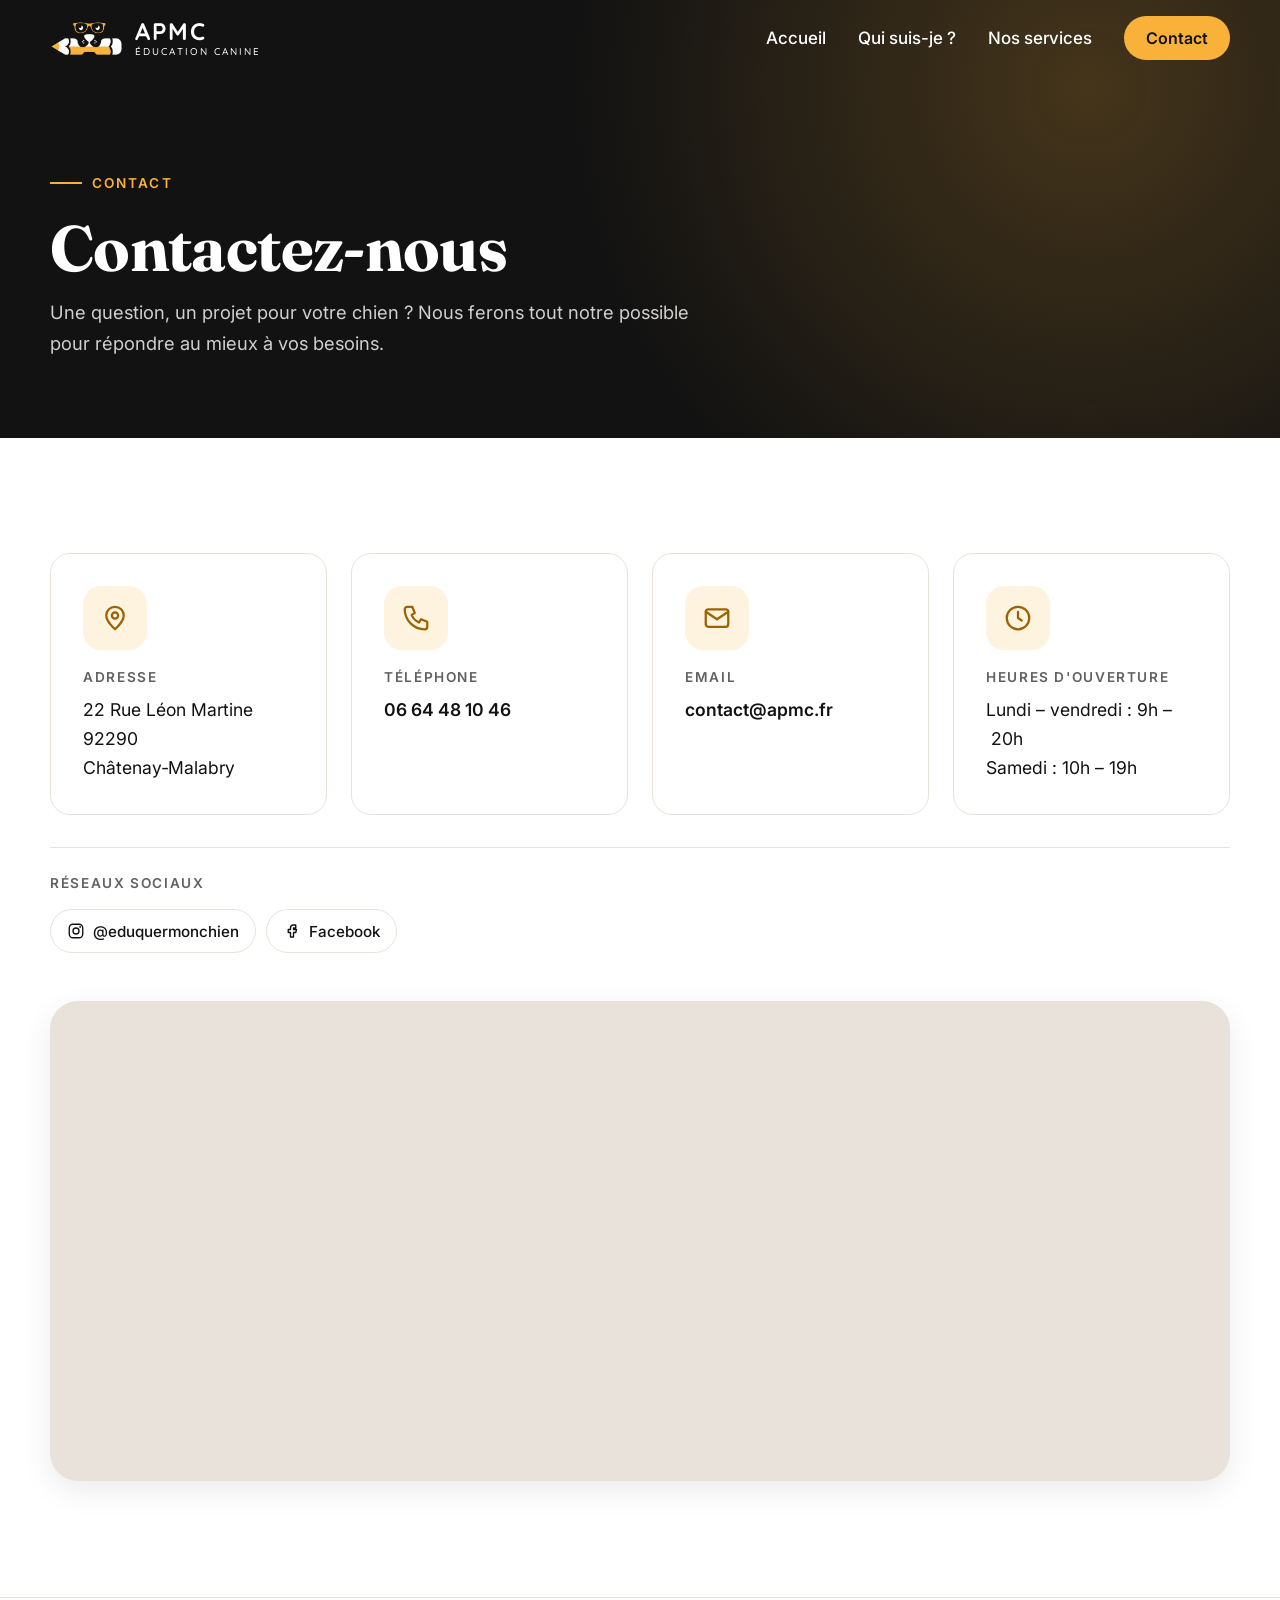
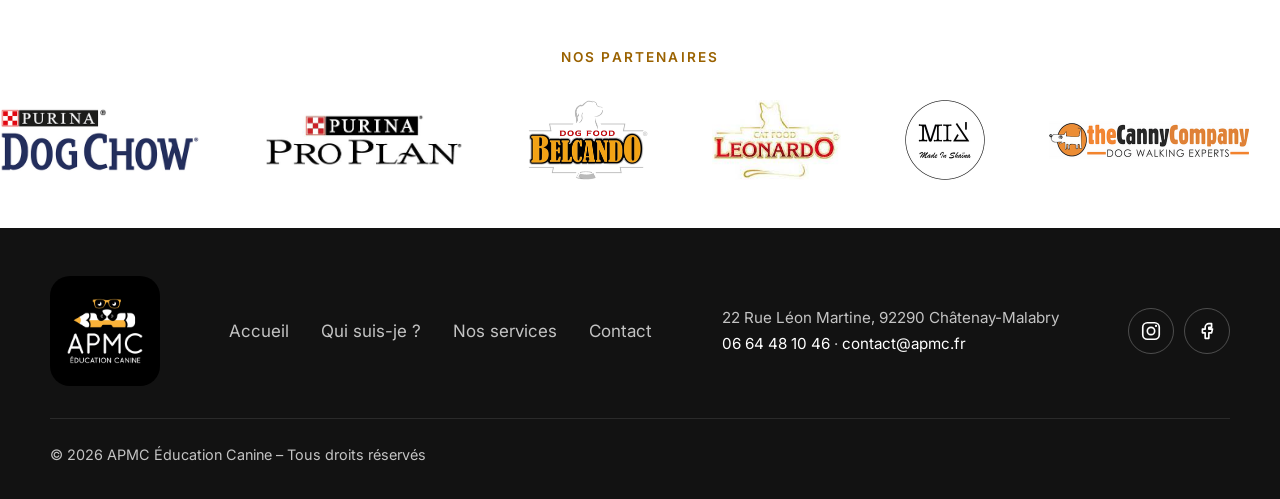
<file: contact.html>
<!DOCTYPE html>
<html lang="fr">

<head>
    <meta charset="utf-8">
    <meta name="viewport" content="width=device-width, initial-scale=1">
    <!-- Transitions de page : repère les navigateurs sans transitions natives (ex. Firefox) et l'ouverture en fichier local -->
    <script>if (!('onpagereveal' in window) || location.protocol === 'file:') document.documentElement.classList.add('no-vt');</script>
    <title>Contact – APMC Éducation Canine</title>
    <meta name="description" content="Contactez APMC Éducation Canine à Châtenay-Malabry : 06 64 48 10 46, contact@apmc.fr. Du lundi au vendredi de 9h à 20h, le samedi de 10h à 19h.">
    <meta name="theme-color" content="#121212">
    <link rel="canonical" href="https://www.apmc.fr/contact.html">

    <!-- Partage sur les réseaux sociaux -->
    <meta property="og:type" content="website">
    <meta property="og:locale" content="fr_FR">
    <meta property="og:site_name" content="APMC Éducation Canine">
    <meta property="og:title" content="Contact – APMC Éducation Canine">
    <meta property="og:description" content="Contactez APMC Éducation Canine à Châtenay-Malabry : 06 64 48 10 46, contact@apmc.fr. Du lundi au vendredi de 9h à 20h, le samedi de 10h à 19h.">
    <meta property="og:url" content="https://www.apmc.fr/contact.html">
    <meta property="og:image" content="https://www.apmc.fr/images/accueil-1.jpg">
    <meta name="twitter:card" content="summary_large_image">

    <link rel="icon" href="images/favicon.png">
    <link rel="apple-touch-icon" href="images/favicon.png">
    <link rel="preconnect" href="https://fonts.googleapis.com">
    <link rel="preconnect" href="https://fonts.gstatic.com" crossorigin>
    <link rel="stylesheet" href="https://fonts.googleapis.com/css2?family=Fraunces:ital,opsz,wght@0,9..144,600;0,9..144,700;1,9..144,600&family=Inter:wght@400;500;600;700&family=Quicksand:wght@500;700&display=swap">
    <link rel="stylesheet" href="css/site.css?v=83218ae">
    <script src="js/site.js?v=83218ae" defer></script>

    <!-- Global site tag (gtag.js) - Google Analytics -->
    <script async src="https://www.googletagmanager.com/gtag/js?id=G-6EHCMC91XN"></script>
    <script>
        window.dataLayer = window.dataLayer || [];
        function gtag(){dataLayer.push(arguments);}
        gtag('js', new Date());

        gtag('config', 'G-6EHCMC91XN');
    </script>
</head>

<body>
    <a class="skip-link" href="#contenu">Aller au contenu</a>

    <!-- En-tête -->
    <header class="site-header" data-header>
        <div class="container header-inner">
            <a href="index.html" class="brand" aria-label="APMC Éducation Canine – accueil">
                <img src="images/logo-apmc-entete.png" alt="" width="73" height="35">
                <span class="brand-text">APMC <small>Éducation Canine</small></span>
            </a>

            <button class="nav-toggle" type="button" aria-controls="menu" aria-expanded="false" data-nav-toggle>
                <span class="sr-only">Menu</span>
                <span class="nav-toggle-bar" aria-hidden="true"></span>
            </button>

            <nav class="site-nav" id="menu" aria-label="Navigation principale" data-nav>
                <ul>
                    <li><a href="index.html">Accueil</a></li>
                    <li><a href="fondateur.html">Qui suis-je ?</a></li>
                    <li><a href="nos-services.html">Nos services</a></li>
                    <li><a href="contact.html" aria-current="page" class="btn btn-primary btn-sm">Contact</a></li>
                </ul>
            </nav>
        </div>
    </header>

    <main id="contenu">
        <section class="page-hero">
            <div class="container">
                <p class="eyebrow">Contact</p>
                <h1>Contactez-nous</h1>
                <p>Une question, un projet pour votre chien ? Nous ferons tout notre possible pour répondre au mieux à vos besoins.</p>
            </div>
        </section>

        <section class="section" aria-label="Nos coordonnées">
            <div class="container">
                <div class="contact-grid">
                    <div class="contact-item reveal">
                        <span class="card-icon" aria-hidden="true"><svg viewBox="0 0 24 24"><path d="M12 21s-7-6.2-7-11a7 7 0 0 1 14 0c0 4.8-7 11-7 11z"/><circle cx="12" cy="10" r="2.5"/></svg></span>
                        <h2>Adresse</h2>
                        <address>22 Rue Léon Martine<br>92290 Châtenay&#8209;Malabry</address>
                    </div>
                    <div class="contact-item reveal">
                        <span class="card-icon" aria-hidden="true"><svg viewBox="0 0 24 24"><path d="M5 3h4l2 5-2.5 1.5a11 11 0 0 0 6 6L16 13l5 2v4a2 2 0 0 1-2 2A16 16 0 0 1 3 5a2 2 0 0 1 2-2z"/></svg></span>
                        <h2>Téléphone</h2>
                        <p><a href="tel:+33664481046">06 64 48 10 46</a></p>
                    </div>
                    <div class="contact-item reveal">
                        <span class="card-icon" aria-hidden="true"><svg viewBox="0 0 24 24"><rect x="3" y="5" width="18" height="14" rx="2"/><path d="m3 7 9 6 9-6"/></svg></span>
                        <h2>Email</h2>
                        <p><a href="mailto:contact@apmc.fr">contact@apmc.fr</a></p>
                    </div>
                    <div class="contact-item reveal">
                        <span class="card-icon" aria-hidden="true"><svg viewBox="0 0 24 24"><circle cx="12" cy="12" r="9"/><path d="M12 7v5l3 2"/></svg></span>
                        <h2>Heures d'ouverture</h2>
                        <p>Lundi – vendredi : 9h&nbsp;–&nbsp;20h<br>Samedi : 10h&nbsp;–&nbsp;19h</p>
                    </div>
                </div>

                <div class="about-social">
                    <p>Réseaux sociaux</p>
                    <ul>
                        <li><a href="https://www.instagram.com/eduquermonchien/" target="_blank" rel="noopener"><svg class="icon" viewBox="0 0 24 24" aria-hidden="true"><rect x="3" y="3" width="18" height="18" rx="5"/><circle cx="12" cy="12" r="4"/><circle class="fill" cx="17.5" cy="6.5" r="1.2"/></svg> @eduquermonchien</a></li>
                        <li><a href="https://fr-fr.facebook.com/emmanuel.lamy.9085" target="_blank" rel="noopener"><svg class="icon" viewBox="0 0 24 24" aria-hidden="true"><path d="M14 8h3V4h-3a4 4 0 0 0-4 4v2H7v4h3v6h4v-6h3l1-4h-4V8z"/></svg> Facebook</a></li>
                    </ul>
                </div>

                <div class="map">
                    <iframe src="https://www.google.com/maps?q=22+Rue+L%C3%A9on+Martine,+92290+Ch%C3%A2tenay-Malabry&amp;output=embed" title="Carte : 22 Rue Léon Martine, 92290 Châtenay-Malabry" loading="lazy" referrerpolicy="no-referrer-when-downgrade" allowfullscreen></iframe>
                </div>
            </div>
        </section>

        <!-- Partenaires -->
        <section class="partners" aria-labelledby="titre-partenaires">
            <p class="partners-title" id="titre-partenaires">Nos partenaires</p>
            <div class="partners-track" data-marquee>
                <ul>
                    <li><img src="images/partners/purina-dog-chow.png" alt="Purina Dog Chow" width="494" height="160" decoding="async"></li>
                    <li><img src="images/partners/purina-pro-plan.png" alt="Purina Pro Plan" width="449" height="122" decoding="async"></li>
                    <li><img src="images/partners/belcando.png" alt="Belcando" width="239" height="160" decoding="async"></li>
                    <li><img src="images/partners/leonardo.png" alt="Leonardo" width="211" height="130" decoding="async"></li>
                    <li><img src="images/partners/made-in-shaina.png" alt="Made In Shaïna" width="160" height="160" decoding="async"></li>
                    <li><img src="images/partners/the-canny-company.png" alt="The Canny Company" width="400" height="80" decoding="async"></li>
                </ul>
            </div>
        </section>
    </main>

    <!-- Pied de page -->
    <footer class="site-footer">
        <div class="container">
            <div class="footer-inner">
                <a href="index.html" class="brand brand-light" aria-label="APMC Éducation Canine – accueil">
                    <img src="images/logo-apmc.png" alt="" width="110" height="110" loading="lazy">
                </a>
                <nav aria-label="Liens du pied de page">
                    <ul class="footer-nav">
                        <li><a href="index.html">Accueil</a></li>
                        <li><a href="fondateur.html">Qui suis-je ?</a></li>
                        <li><a href="nos-services.html">Nos services</a></li>
                        <li><a href="contact.html">Contact</a></li>
                    </ul>
                </nav>
                <address class="footer-contact">
                    22 Rue Léon Martine, 92290 Châtenay-Malabry<br>
                    <a href="tel:+33664481046">06 64 48 10 46</a> · <a href="mailto:contact@apmc.fr">contact@apmc.fr</a>
                </address>
                <div class="footer-social">
                    <a href="https://www.instagram.com/eduquermonchien/" class="social" target="_blank" rel="noopener" aria-label="APMC Éducation Canine sur Instagram (@eduquermonchien)">
                        <svg viewBox="0 0 24 24" aria-hidden="true"><rect x="3" y="3" width="18" height="18" rx="5"/><circle cx="12" cy="12" r="4"/><circle class="fill" cx="17.5" cy="6.5" r="1.2"/></svg>
                    </a>
                    <a href="https://fr-fr.facebook.com/emmanuel.lamy.9085" class="social" target="_blank" rel="noopener" aria-label="Emmanuel Lamy sur Facebook">
                        <svg viewBox="0 0 24 24" aria-hidden="true"><path d="M14 8h3V4h-3a4 4 0 0 0-4 4v2H7v4h3v6h4v-6h3l1-4h-4V8z"/></svg>
                    </a>
                </div>
            </div>
            <div class="footer-bottom">
                <p>&copy; <span data-year>2026</span> APMC Éducation Canine – Tous droits réservés</p>
            </div>
        </div>
    </footer>
</body>

</html>
</file>
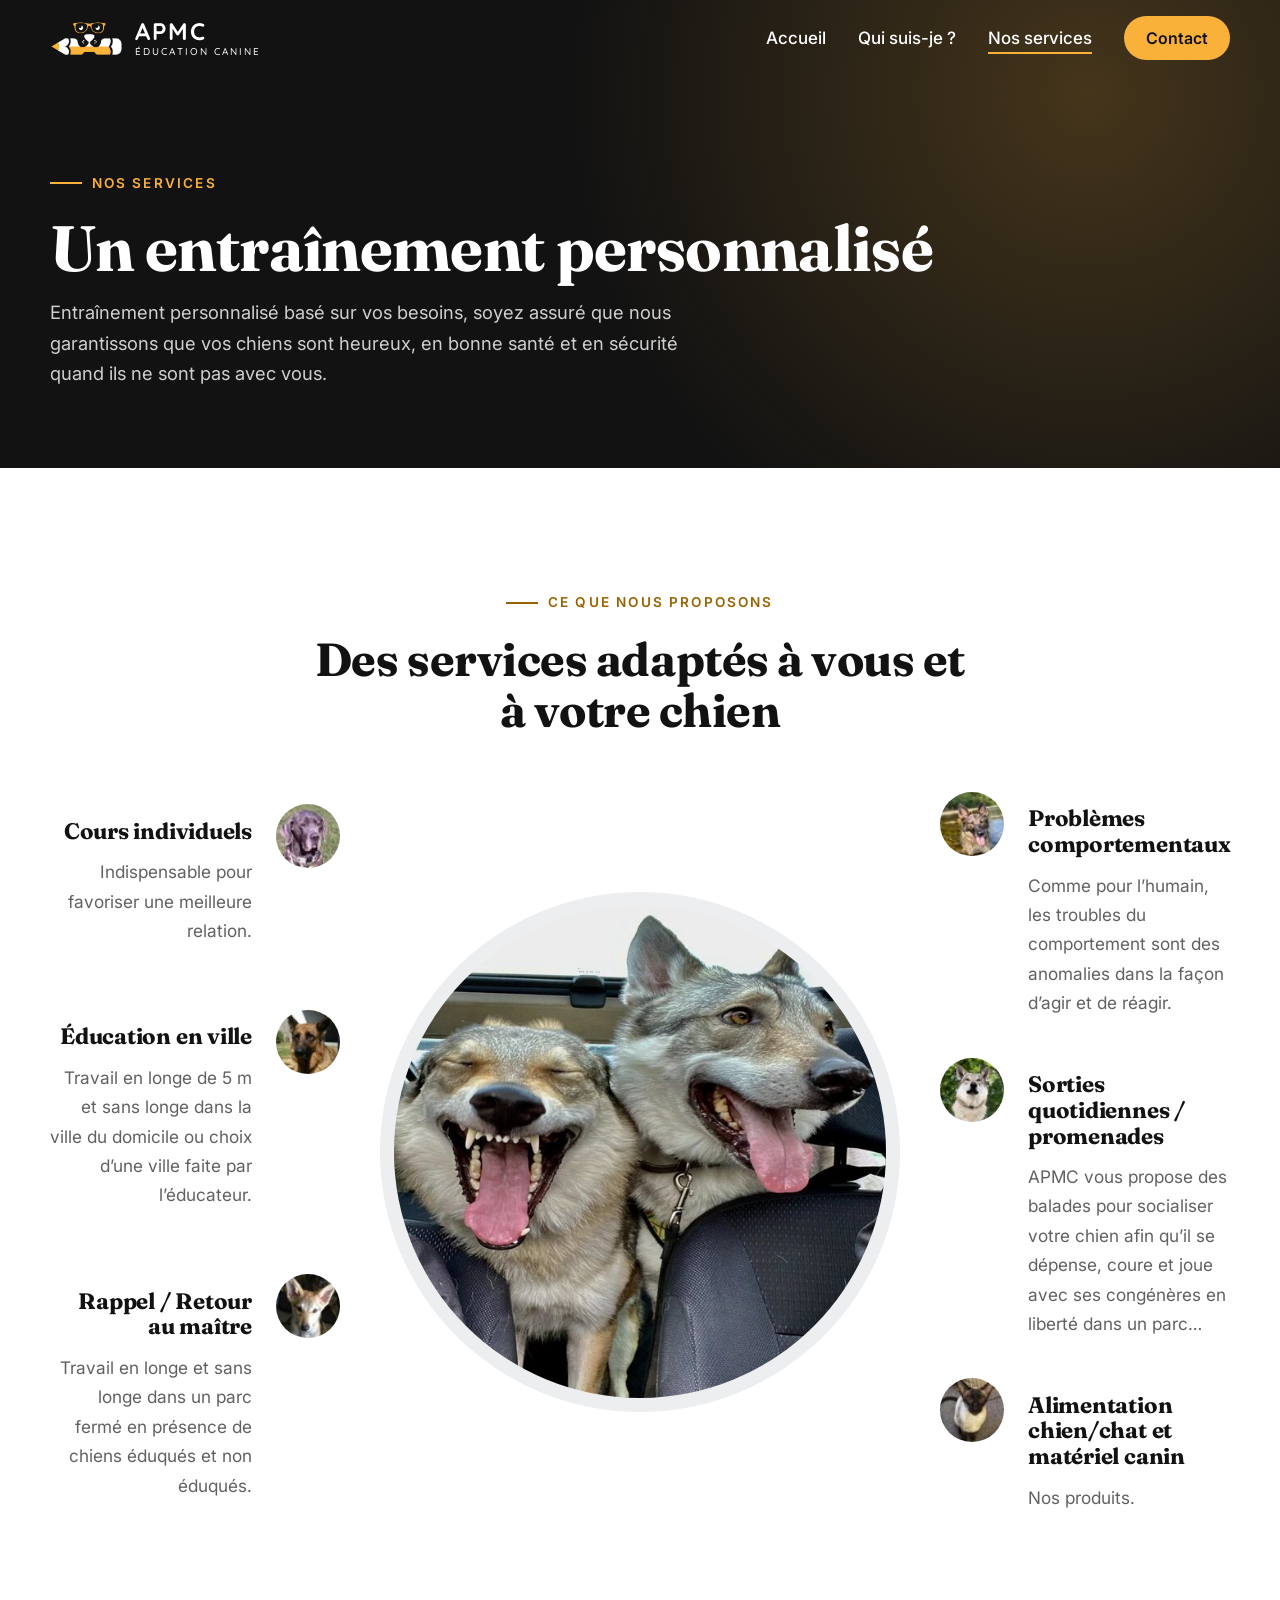
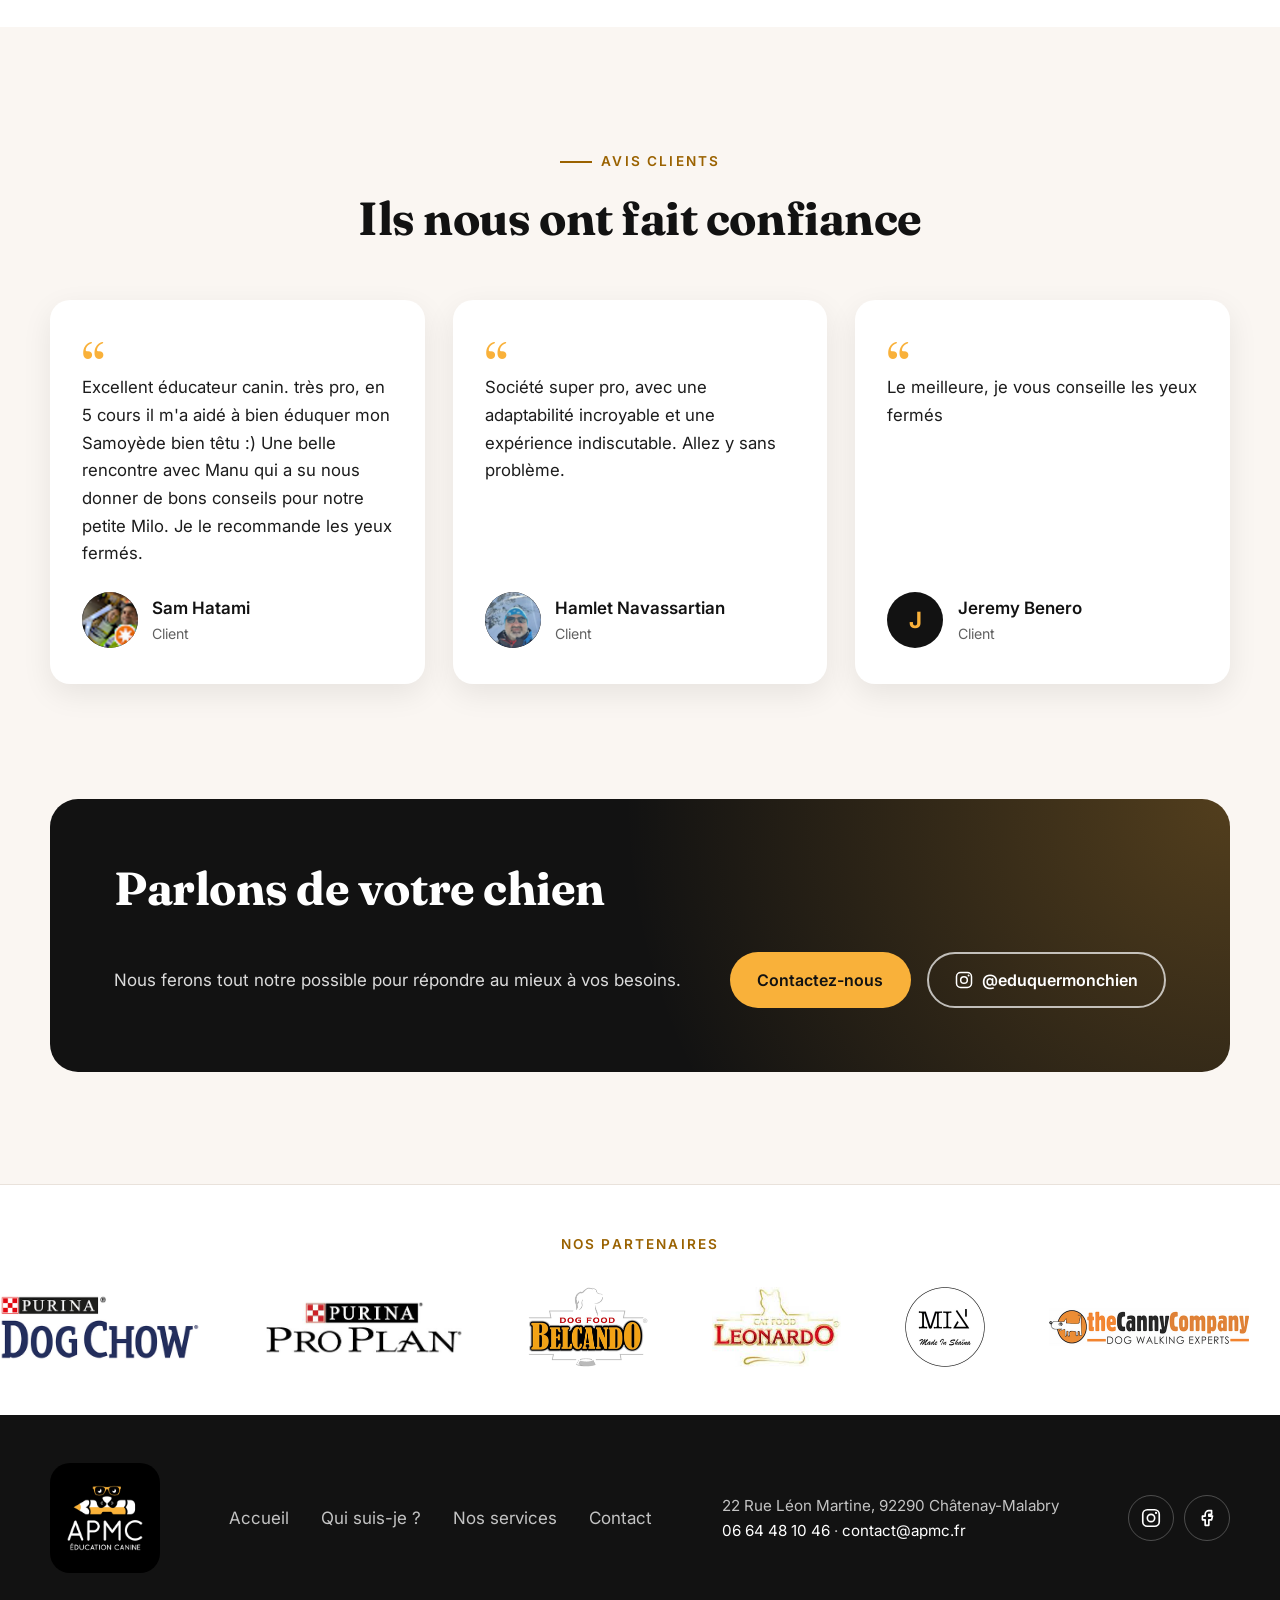
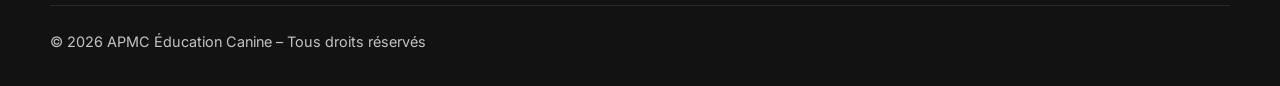
<file: nos-services.html>
<!DOCTYPE html>
<html lang="fr">

<head>
    <meta charset="utf-8">
    <meta name="viewport" content="width=device-width, initial-scale=1">
    <!-- Transitions de page : repère les navigateurs sans transitions natives (ex. Firefox) et l'ouverture en fichier local -->
    <script>if (!('onpagereveal' in window) || location.protocol === 'file:') document.documentElement.classList.add('no-vt');</script>
    <title>Nos services – APMC Éducation Canine</title>
    <meta name="description" content="Cours individuels, éducation en ville, rappel, problèmes comportementaux, promenades, alimentation et matériel canin : les services d'APMC Éducation Canine.">
    <meta name="theme-color" content="#121212">
    <link rel="canonical" href="https://www.apmc.fr/nos-services.html">

    <!-- Partage sur les réseaux sociaux -->
    <meta property="og:type" content="website">
    <meta property="og:locale" content="fr_FR">
    <meta property="og:site_name" content="APMC Éducation Canine">
    <meta property="og:title" content="Nos services – APMC Éducation Canine">
    <meta property="og:description" content="Cours individuels, éducation en ville, rappel, problèmes comportementaux, promenades, alimentation et matériel canin : les services d'APMC Éducation Canine.">
    <meta property="og:url" content="https://www.apmc.fr/nos-services.html">
    <meta property="og:image" content="https://www.apmc.fr/images/accueil-1.jpg">
    <meta name="twitter:card" content="summary_large_image">

    <link rel="icon" href="images/favicon.png">
    <link rel="apple-touch-icon" href="images/favicon.png">
    <link rel="preconnect" href="https://fonts.googleapis.com">
    <link rel="preconnect" href="https://fonts.gstatic.com" crossorigin>
    <link rel="stylesheet" href="https://fonts.googleapis.com/css2?family=Fraunces:ital,opsz,wght@0,9..144,600;0,9..144,700;1,9..144,600&family=Inter:wght@400;500;600;700&family=Quicksand:wght@500;700&display=swap">
    <link rel="stylesheet" href="css/site.css?v=83218ae">
    <script src="js/site.js?v=83218ae" defer></script>

    <!-- Global site tag (gtag.js) - Google Analytics -->
    <script async src="https://www.googletagmanager.com/gtag/js?id=G-6EHCMC91XN"></script>
    <script>
        window.dataLayer = window.dataLayer || [];
        function gtag(){dataLayer.push(arguments);}
        gtag('js', new Date());

        gtag('config', 'G-6EHCMC91XN');
    </script>
</head>

<body>
    <a class="skip-link" href="#contenu">Aller au contenu</a>

    <!-- En-tête -->
    <header class="site-header" data-header>
        <div class="container header-inner">
            <a href="index.html" class="brand" aria-label="APMC Éducation Canine – accueil">
                <img src="images/logo-apmc-entete.png" alt="" width="73" height="35">
                <span class="brand-text">APMC <small>Éducation Canine</small></span>
            </a>

            <button class="nav-toggle" type="button" aria-controls="menu" aria-expanded="false" data-nav-toggle>
                <span class="sr-only">Menu</span>
                <span class="nav-toggle-bar" aria-hidden="true"></span>
            </button>

            <nav class="site-nav" id="menu" aria-label="Navigation principale" data-nav>
                <ul>
                    <li><a href="index.html">Accueil</a></li>
                    <li><a href="fondateur.html">Qui suis-je ?</a></li>
                    <li><a href="nos-services.html" aria-current="page">Nos services</a></li>
                    <li><a href="contact.html" class="btn btn-primary btn-sm">Contact</a></li>
                </ul>
            </nav>
        </div>
    </header>

    <main id="contenu">
        <section class="page-hero">
            <div class="container">
                <p class="eyebrow">Nos services</p>
                <h1>Un entraînement personnalisé</h1>
                <p>Entraînement personnalisé basé sur vos besoins, soyez assuré que nous garantissons que vos chiens sont heureux, en bonne santé et en sécurité quand ils ne sont pas avec vous.</p>
            </div>
        </section>

        <section class="section" aria-labelledby="titre-services">
            <div class="container">
                <div class="section-head">
                    <p class="eyebrow eyebrow-dark">Ce que nous proposons</p>
                    <h2 id="titre-services">Des services adaptés à vous et à votre chien</h2>
                </div>
                <div class="services-layout">
                    <ul class="service-list service-list-left">
                        <li>
                            <a href="cours-individuels-d-education-canine.html" class="service reveal">
                                <img class="service-icon" src="images/services/cours-individuels.png" alt="" width="56" height="56" loading="lazy">
                                <div class="service-body">
                                    <h3>Cours individuels</h3>
                                    <p>Indispensable pour favoriser une meilleure relation.</p>
                                </div>
                            </a>
                        </li>
                        <li>
                            <a href="education-en-ville.html" class="service reveal">
                                <img class="service-icon" src="images/services/education-en-ville.png" alt="" width="56" height="56" loading="lazy">
                                <div class="service-body">
                                    <h3>Éducation en ville</h3>
                                    <p>Travail en longe de 5 m et sans longe dans la ville du domicile ou choix d’une ville faite par l’éducateur.</p>
                                </div>
                            </a>
                        </li>
                        <li>
                            <a href="rappel-au-maitre.html" class="service reveal">
                                <img class="service-icon" src="images/services/rappel.png" alt="" width="56" height="56" loading="lazy">
                                <div class="service-body">
                                    <h3>Rappel / Retour au maître</h3>
                                    <p>Travail en longe et sans longe dans un parc fermé en présence de chiens éduqués et non éduqués.</p>
                                </div>
                            </a>
                        </li>
                    </ul>
                    <div class="services-photo reveal">
                        <img src="images/galerie/chien-4.jpg" alt="Deux chiens tout sourire en voiture" width="600" height="600" loading="lazy">
                    </div>
                    <ul class="service-list service-list-right">
                        <li>
                            <a href="problemes-comportementaux.html" class="service reveal">
                                <img class="service-icon" src="images/services/problemes-comportementaux.png" alt="" width="56" height="56" loading="lazy">
                                <div class="service-body">
                                    <h3>Problèmes comportementaux</h3>
                                    <p>Comme pour l’humain, les troubles du comportement sont des anomalies dans la façon d’agir et de réagir.</p>
                                </div>
                            </a>
                        </li>
                        <li>
                            <a href="sorties-quotidiennes.html" class="service reveal">
                                <img class="service-icon" src="images/services/sorties-promenades.png" alt="" width="56" height="56" loading="lazy">
                                <div class="service-body">
                                    <h3>Sorties quotidiennes / promenades</h3>
                                    <p>APMC vous propose des balades pour socialiser votre chien afin qu’il se dépense, coure et joue avec ses congénères en liberté dans un parc…</p>
                                </div>
                            </a>
                        </li>
                        <li>
                            <a href="alimentation.html" class="service reveal">
                                <img class="service-icon" src="images/services/alimentation.png" alt="" width="56" height="56" loading="lazy">
                                <div class="service-body">
                                    <h3>Alimentation chien/chat et matériel canin</h3>
                                    <p>Nos produits.</p>
                                </div>
                            </a>
                        </li>
                    </ul>
                </div>
            </div>
        </section>

        <section class="section section-alt" aria-labelledby="titre-avis">
            <div class="container">
                <div class="section-head">
                    <p class="eyebrow eyebrow-dark">Avis clients</p>
                    <h2 id="titre-avis">Ils nous ont fait confiance</h2>
                </div>
                <div class="testimonials">
                    <figure class="testimonial reveal">
                        <blockquote>Excellent éducateur canin. très pro, en 5 cours il m'a aidé à bien éduquer mon Samoyède bien têtu :) Une belle rencontre avec Manu qui a su nous donner de bons conseils pour notre petite Milo. Je le recommande les yeux fermés.</blockquote>
                        <figcaption><img class="avatar" src="images/avis/sam-hatami.png" alt="" width="56" height="56" loading="lazy"><span>Sam Hatami<small>Client</small></span></figcaption>
                    </figure>
                    <figure class="testimonial reveal">
                        <blockquote>Société super pro, avec une adaptabilité incroyable et une expérience indiscutable. Allez y sans problème.</blockquote>
                        <figcaption><img class="avatar" src="images/avis/hamlet-navassartian.png" alt="" width="56" height="56" loading="lazy"><span>Hamlet Navassartian<small>Client</small></span></figcaption>
                    </figure>
                    <figure class="testimonial reveal">
                        <blockquote>Le meilleure, je vous conseille les yeux fermés</blockquote>
                        <figcaption><span class="avatar" aria-hidden="true">J</span><span>Jeremy Benero<small>Client</small></span></figcaption>
                    </figure>
                </div>
            </div>
        </section>

        <!-- Appel à l'action -->
        <section class="cta" aria-labelledby="titre-cta">
            <div class="container">
                <div class="cta-inner">
                    <h2 id="titre-cta">Parlons de votre chien</h2>
                    <p>Nous ferons tout notre possible pour répondre au mieux à vos besoins.</p>
                    <div class="cta-actions">
                        <a href="contact.html" class="btn btn-primary">Contactez-nous</a>
                        <a href="https://www.instagram.com/eduquermonchien/" class="btn btn-ghost" target="_blank" rel="noopener">
                            <svg class="icon" viewBox="0 0 24 24" aria-hidden="true"><rect x="3" y="3" width="18" height="18" rx="5"/><circle cx="12" cy="12" r="4"/><circle class="fill" cx="17.5" cy="6.5" r="1.2"/></svg>
                            @eduquermonchien
                        </a>
                    </div>
                </div>
            </div>
        </section>

        <!-- Partenaires -->
        <section class="partners" aria-labelledby="titre-partenaires">
            <p class="partners-title" id="titre-partenaires">Nos partenaires</p>
            <div class="partners-track" data-marquee>
                <ul>
                    <li><img src="images/partners/purina-dog-chow.png" alt="Purina Dog Chow" width="494" height="160" decoding="async"></li>
                    <li><img src="images/partners/purina-pro-plan.png" alt="Purina Pro Plan" width="449" height="122" decoding="async"></li>
                    <li><img src="images/partners/belcando.png" alt="Belcando" width="239" height="160" decoding="async"></li>
                    <li><img src="images/partners/leonardo.png" alt="Leonardo" width="211" height="130" decoding="async"></li>
                    <li><img src="images/partners/made-in-shaina.png" alt="Made In Shaïna" width="160" height="160" decoding="async"></li>
                    <li><img src="images/partners/the-canny-company.png" alt="The Canny Company" width="400" height="80" decoding="async"></li>
                </ul>
            </div>
        </section>
    </main>

    <!-- Pied de page -->
    <footer class="site-footer">
        <div class="container">
            <div class="footer-inner">
                <a href="index.html" class="brand brand-light" aria-label="APMC Éducation Canine – accueil">
                    <img src="images/logo-apmc.png" alt="" width="110" height="110" loading="lazy">
                </a>
                <nav aria-label="Liens du pied de page">
                    <ul class="footer-nav">
                        <li><a href="index.html">Accueil</a></li>
                        <li><a href="fondateur.html">Qui suis-je ?</a></li>
                        <li><a href="nos-services.html">Nos services</a></li>
                        <li><a href="contact.html">Contact</a></li>
                    </ul>
                </nav>
                <address class="footer-contact">
                    22 Rue Léon Martine, 92290 Châtenay-Malabry<br>
                    <a href="tel:+33664481046">06 64 48 10 46</a> · <a href="mailto:contact@apmc.fr">contact@apmc.fr</a>
                </address>
                <div class="footer-social">
                    <a href="https://www.instagram.com/eduquermonchien/" class="social" target="_blank" rel="noopener" aria-label="APMC Éducation Canine sur Instagram (@eduquermonchien)">
                        <svg viewBox="0 0 24 24" aria-hidden="true"><rect x="3" y="3" width="18" height="18" rx="5"/><circle cx="12" cy="12" r="4"/><circle class="fill" cx="17.5" cy="6.5" r="1.2"/></svg>
                    </a>
                    <a href="https://fr-fr.facebook.com/emmanuel.lamy.9085" class="social" target="_blank" rel="noopener" aria-label="Emmanuel Lamy sur Facebook">
                        <svg viewBox="0 0 24 24" aria-hidden="true"><path d="M14 8h3V4h-3a4 4 0 0 0-4 4v2H7v4h3v6h4v-6h3l1-4h-4V8z"/></svg>
                    </a>
                </div>
            </div>
            <div class="footer-bottom">
                <p>&copy; <span data-year>2026</span> APMC Éducation Canine – Tous droits réservés</p>
            </div>
        </div>
    </footer>
</body>

</html>
</file>
<file: css/site.css>
/* ==========================================================================
   APMC Éducation Canine – feuille de style du site
   Couleurs reprises du logo APMC (jaune #f9b13a sur noir).
   ========================================================================== */

:root {
    --accent: #f9b13a;
    --accent-dark: #9a6200;
    --night: #121212;
    --night-2: #1e1e1e;
    --ink: #1c1c1c;
    --muted: #616161;
    --sand: #faf6f2;
    --line: #e9e2db;
    --white: #fff;

    --font-display: "Fraunces", Georgia, serif;
    --font-logo: "Quicksand", "Inter", system-ui, sans-serif;
    --font-body: "Inter", system-ui, -apple-system, "Segoe UI", sans-serif;

    --radius: 20px;
    --radius-lg: 28px;
    --shadow: 0 10px 30px rgba(18, 18, 18, .08);
    --shadow-lg: 0 20px 50px rgba(18, 18, 18, .16);
    --header-h: 76px;
    --ease: cubic-bezier(.2, .7, .2, 1);
}

/* ---------- Base ---------- */

*,
*::before,
*::after {
    box-sizing: border-box;
}

html {
    scroll-behavior: smooth;
    scroll-padding-top: var(--header-h);
}

body {
    margin: 0;
    font-family: var(--font-body);
    font-size: 1.0625rem;
    line-height: 1.65;
    color: var(--ink);
    background: var(--white);
    -webkit-font-smoothing: antialiased;
}

img {
    display: block;
    max-width: 100%;
    height: auto;
}

a {
    color: inherit;
}

h1,
h2,
h3 {
    font-family: var(--font-display);
    font-weight: 700;
    line-height: 1.1;
    letter-spacing: -.01em;
    margin: 0 0 .5em;
    color: var(--night);
}

h2 {
    font-size: clamp(2rem, 4vw, 2.9rem);
}

h3 {
    font-size: 1.45rem;
}

p {
    margin: 0 0 1em;
}

ul {
    margin: 0;
    padding: 0;
    list-style: none;
}

.container {
    width: min(1180px, 100% - 2.5rem);
    margin-inline: auto;
}

.sr-only {
    position: absolute;
    width: 1px;
    height: 1px;
    overflow: hidden;
    clip: rect(0 0 0 0);
    white-space: nowrap;
}

.skip-link {
    position: absolute;
    left: 1rem;
    top: -100px;
    z-index: 100;
    padding: .6rem 1rem;
    background: var(--white);
    color: var(--night);
    font-weight: 600;
    border-radius: 8px;
}

.skip-link:focus {
    top: 1rem;
}

:focus-visible {
    outline: 3px solid var(--accent);
    outline-offset: 3px;
    border-radius: 4px;
}

.icon,
.card-icon svg,
.service-icon-svg svg,
.social svg {
    fill: none;
    stroke: currentColor;
    stroke-width: 1.8;
    stroke-linecap: round;
    stroke-linejoin: round;
}

.icon .fill,
.social svg .fill {
    fill: currentColor;
    stroke: none;
}

/* ---------- Boutons ---------- */

.btn {
    display: inline-flex;
    align-items: center;
    justify-content: center;
    gap: .5rem;
    min-height: 52px;
    padding: .8rem 1.6rem;
    border: 2px solid transparent;
    border-radius: 999px;
    font-weight: 600;
    font-size: 1rem;
    text-decoration: none;
    transition: background-color .2s, color .2s, border-color .2s, transform .2s var(--ease);
}

.btn:hover {
    transform: translateY(-2px);
}

.btn-primary {
    background: var(--accent);
    color: var(--night);
}

.btn-primary:hover {
    background: var(--white);
    color: var(--night);
}

.btn-ghost {
    border-color: rgba(255, 255, 255, .7);
    color: var(--white);
}

.btn-ghost:hover {
    background: var(--white);
    color: var(--night);
}

.btn-sm {
    min-height: 42px;
    padding: .45rem 1.25rem;
}

.btn .icon {
    width: 20px;
    height: 20px;
}

/* ---------- En-tête ---------- */

.site-header {
    position: fixed;
    inset: 0 0 auto;
    z-index: 50;
    height: var(--header-h);
    color: var(--white);
    transition: background-color .3s, box-shadow .3s;
}

.site-header.is-scrolled,
.site-header.is-open {
    background: rgba(18, 18, 18, .94);
    backdrop-filter: blur(10px);
    box-shadow: 0 4px 20px rgba(0, 0, 0, .15);
}

.header-inner {
    display: flex;
    align-items: center;
    justify-content: space-between;
    height: 100%;
}

.brand {
    display: inline-flex;
    align-items: center;
    gap: .75rem;
    text-decoration: none;
    color: inherit;
}

.brand img {
    height: 35px;
    width: auto;
}

/* Texte du logo, dans une police arrondie proche de celle du logo */
.brand-text {
    display: flex;
    flex-direction: column;
    font-family: var(--font-logo);
    font-size: 1.5rem;
    font-weight: 700;
    letter-spacing: .08em;
    line-height: 1;
}

.brand-text small {
    font-size: .62rem;
    font-weight: 500;
    letter-spacing: .2em;
    text-transform: uppercase;
    margin-top: .3rem;
}

.site-nav ul {
    display: flex;
    align-items: center;
    gap: 2rem;
}

.site-nav a:not(.btn) {
    position: relative;
    font-weight: 500;
    text-decoration: none;
    padding: .4rem 0;
}

.site-nav a:not(.btn)::after {
    content: "";
    position: absolute;
    left: 0;
    right: 0;
    bottom: 0;
    height: 2px;
    background: var(--accent);
    transform: scaleX(0);
    transition: transform .25s var(--ease);
}

.site-nav a:not(.btn):hover::after,
.site-nav a[aria-current="page"]::after {
    transform: scaleX(1);
}

.nav-toggle {
    display: none;
    width: 48px;
    height: 48px;
    padding: 0;
    border: 0;
    border-radius: 12px;
    background: rgba(255, 255, 255, .12);
    color: var(--white);
    cursor: pointer;
}

.nav-toggle-bar,
.nav-toggle-bar::before,
.nav-toggle-bar::after {
    display: block;
    width: 22px;
    height: 2px;
    margin: auto;
    background: currentColor;
    border-radius: 2px;
    transition: transform .25s var(--ease), opacity .2s;
}

.nav-toggle-bar {
    position: relative;
}

.nav-toggle-bar::before,
.nav-toggle-bar::after {
    content: "";
    position: absolute;
    left: 0;
}

.nav-toggle-bar::before {
    top: -7px;
}

.nav-toggle-bar::after {
    top: 7px;
}

.nav-toggle[aria-expanded="true"] .nav-toggle-bar {
    background: transparent;
}

.nav-toggle[aria-expanded="true"] .nav-toggle-bar::before {
    transform: translateY(7px) rotate(45deg);
}

.nav-toggle[aria-expanded="true"] .nav-toggle-bar::after {
    transform: translateY(-7px) rotate(-45deg);
}

@media (max-width: 860px) {
    .nav-toggle {
        display: block;
    }

    .site-nav {
        position: fixed;
        inset: var(--header-h) 0 auto;
        background: var(--night);
        padding: 1.5rem 1.25rem 2rem;
        transform: translateY(-12px);
        opacity: 0;
        visibility: hidden;
        transition: opacity .25s, transform .25s var(--ease), visibility .25s;
    }

    .site-nav.is-open {
        transform: none;
        opacity: 1;
        visibility: visible;
    }

    .site-nav ul {
        flex-direction: column;
        align-items: stretch;
        gap: .25rem;
    }

    .site-nav a:not(.btn) {
        display: block;
        padding: .9rem .25rem;
        font-size: 1.15rem;
        border-bottom: 1px solid rgba(255, 255, 255, .1);
    }

    .site-nav a:not(.btn)::after {
        display: none;
    }

    .site-nav .btn {
        margin-top: 1rem;
        width: 100%;
    }
}

/* ---------- Héro ---------- */

.hero {
    position: relative;
    display: flex;
    align-items: center;
    min-height: min(100svh, 920px);
    padding: calc(var(--header-h) + 3rem) 0 6rem;
    color: var(--white);
    overflow: hidden;
    background: var(--night);
}

.hero-media,
.hero-img {
    position: absolute;
    inset: 0;
}

.hero-img {
    width: 100%;
    height: 100%;
    object-fit: cover;
    opacity: 0;
    transform: scale(1.06);
    transition: opacity 1.4s ease, transform 8s linear;
}

.hero-img.is-active {
    opacity: 1;
    transform: scale(1);
}

.hero::after {
    content: "";
    position: absolute;
    inset: 0;
    background:
        linear-gradient(0deg, rgba(18, 18, 18, .55) 0%, rgba(18, 18, 18, .35) 50%, rgba(18, 18, 18, .55) 100%);
}

/* Texte centré, comme sur l'ancien site :
   petite ligne, grand titre, trait, puis le texte et les boutons */
.hero-content {
    position: relative;
    z-index: 1;
    text-align: center;
}

.hero .eyebrow {
    justify-content: center;
}

.hero h1 {
    margin: 0 0 1.75rem;
    font-size: clamp(2.8rem, 8.5vw, 6.5rem);
    line-height: 1;
    color: var(--white);
}

.hero-kicker {
    display: block;
    margin-bottom: .6rem;
    font-family: var(--font-body);
    font-size: clamp(1.15rem, 2.4vw, 2rem);
    font-weight: 400;
    line-height: 1.3;
}

/* Petit trait sous le titre */
.hero h1::after {
    content: "";
    display: block;
    width: 96px;
    height: 3px;
    margin: 1.6rem auto 0;
    background: var(--white);
}

.hero-lead {
    max-width: 60ch;
    margin: 0 auto 2.25rem;
    font-size: clamp(1.05rem, 1.6vw, 1.3rem);
    color: rgba(255, 255, 255, .9);
}

.hero .hero-actions {
    justify-content: center;
}

/* Sur téléphone, le petit trait devant « Éducateur canin professionnel » se
   retrouverait seul quand le texte passe sur deux lignes */
@media (max-width: 560px) {
    .hero .eyebrow::before {
        display: none;
    }
}

.hero-actions,
.cta-actions {
    display: flex;
    flex-wrap: wrap;
    gap: 1rem;
}

.eyebrow {
    display: inline-flex;
    align-items: center;
    gap: .6rem;
    font-size: .85rem;
    font-weight: 600;
    letter-spacing: .16em;
    text-transform: uppercase;
    color: var(--accent);
    margin-bottom: 1.25rem;
}

.eyebrow::before {
    content: "";
    width: 32px;
    height: 2px;
    background: currentColor;
}

.eyebrow-dark {
    color: var(--accent-dark);
}

/* ---------- Chiffres ---------- */

.stats {
    position: relative;
    z-index: 2;
    margin-top: -3.5rem;
}

.stats-grid {
    display: grid;
    grid-template-columns: repeat(3, 1fr);
    background: var(--white);
    border-radius: var(--radius-lg);
    box-shadow: var(--shadow-lg);
    overflow: hidden;
}

.stat {
    padding: 2.25rem 1.5rem;
    text-align: center;
}

.stat + .stat {
    border-left: 1px solid var(--line);
}

.stat-value {
    font-family: var(--font-display);
    font-size: clamp(2.4rem, 5vw, 3.4rem);
    font-weight: 700;
    line-height: 1;
    color: var(--night);
    margin-bottom: .5rem;
    font-variant-numeric: tabular-nums;
}

.stat-value span::after {
    content: "+";
    color: var(--accent);
}

.stat-label {
    margin: 0;
    font-size: .9rem;
    font-weight: 600;
    letter-spacing: .08em;
    text-transform: uppercase;
    color: var(--muted);
}

@media (max-width: 640px) {
    .stats-grid {
        grid-template-columns: 1fr;
    }

    .stat {
        padding: 1.6rem 1rem;
    }

    .stat + .stat {
        border-left: 0;
        border-top: 1px solid var(--line);
    }
}

/* ---------- Sections ---------- */

.section {
    padding: clamp(4.5rem, 9vw, 7.5rem) 0;
}

.section-alt {
    background: var(--sand);
}

.section-head {
    max-width: 680px;
    margin: 0 auto 3.5rem;
    text-align: center;
}

.section-head .eyebrow {
    justify-content: center;
}

.section-head p:last-child {
    color: var(--muted);
    font-size: 1.125rem;
    margin: 0;
}

/* ---------- Cartes ---------- */

.cards {
    display: grid;
    grid-template-columns: repeat(auto-fit, minmax(260px, 1fr));
    gap: 1.75rem;
}

.card {
    display: flex;
    flex-direction: column;
    padding: 2.25rem 2rem;
    background: var(--white);
    border: 1px solid var(--line);
    border-radius: var(--radius);
    text-decoration: none;
    color: var(--muted);
    transition: transform .3s var(--ease), box-shadow .3s, border-color .3s;
}

.card:hover {
    transform: translateY(-6px);
    box-shadow: var(--shadow-lg);
    border-color: transparent;
}

.card-icon {
    display: grid;
    place-items: center;
    width: 64px;
    height: 64px;
    margin-bottom: 1.5rem;
    border-radius: 18px;
    background: rgba(249, 177, 58, .16);
    color: var(--accent-dark);
    transition: background-color .3s, color .3s;
}

.card-icon svg {
    width: 30px;
    height: 30px;
}

.card:hover .card-icon {
    background: var(--accent);
    color: var(--night);
}

.card p {
    flex-grow: 1;
}

.card-link {
    font-weight: 600;
    color: var(--night);
}

.card-link span {
    display: inline-block;
    transition: transform .25s var(--ease);
}

.card:hover .card-link span {
    transform: translateX(5px);
}

/* ---------- Qui suis-je ---------- */

.about {
    display: grid;
    gap: 3rem;
    align-items: center;
}

.about-media {
    position: relative;
    max-width: 460px;
    width: 100%;
    margin: 0 auto;
}

.about-media > img:first-child {
    width: 100%;
    aspect-ratio: 4 / 5;
    object-fit: cover;
    border-radius: var(--radius-lg);
    box-shadow: var(--shadow-lg);
}

.about-badge {
    position: absolute;
    right: -1.25rem;
    bottom: -1.25rem;
    width: 120px;
    height: 120px;
    padding: .4rem;
    background: var(--white);
    border: 4px solid var(--accent);
    border-radius: 50%;
    box-shadow: var(--shadow);
}

.about-content > p:not(.eyebrow) {
    color: var(--muted);
    font-size: 1.1rem;
}

.about-list {
    display: grid;
    gap: .75rem;
    margin: 1.75rem 0 2.25rem;
}

.about-list li {
    position: relative;
    padding-left: 2rem;
}

.about-list li::before {
    content: "";
    position: absolute;
    left: 0;
    top: .2em;
    width: 1.2rem;
    height: 1.2rem;
    border-radius: 50%;
    background: var(--accent) url("data:image/svg+xml,%3Csvg xmlns='http://www.w3.org/2000/svg' viewBox='0 0 24 24' fill='none' stroke='%23121212' stroke-width='3' stroke-linecap='round' stroke-linejoin='round'%3E%3Cpath d='m6 12 4 4 8-8'/%3E%3C/svg%3E") center / 70% no-repeat;
}

.about-list strong {
    color: var(--night);
}

.about-social {
    margin-top: 2rem;
    padding-top: 1.5rem;
    border-top: 1px solid var(--line);
}

.about-social p {
    margin: 0 0 .9rem;
    font-size: .85rem;
    font-weight: 600;
    letter-spacing: .12em;
    text-transform: uppercase;
    color: var(--muted);
}

.about-social ul {
    display: flex;
    flex-wrap: wrap;
    gap: .6rem;
}

.about-social a {
    display: inline-flex;
    align-items: center;
    gap: .5rem;
    padding: .55rem 1rem;
    border: 1px solid var(--line);
    border-radius: 999px;
    background: var(--white);
    color: var(--night);
    font-size: .95rem;
    font-weight: 500;
    text-decoration: none;
    transition: background-color .2s, border-color .2s;
}

.about-social a:hover {
    background: var(--accent);
    border-color: var(--accent);
}

.about-social .icon {
    width: 18px;
    height: 18px;
}

.btn-dark {
    background: var(--night);
    color: var(--white);
}

.btn-dark:hover {
    background: var(--accent);
    color: var(--night);
}

@media (min-width: 860px) {
    .about {
        grid-template-columns: 1fr 1.1fr;
        gap: 5rem;
    }

    .about-media {
        margin: 0;
    }
}

@media (max-width: 560px) {
    .about-badge {
        right: -.25rem;
        width: 96px;
        height: 96px;
    }
}

/* ---------- Bandeau de photos de chiens ---------- */

.dog-strip {
    overflow: hidden;
    padding: .5rem 0;
}

.dog-strip-track {
    --marquee-duration: 60s;
    display: flex;
    width: max-content;
}

.dog-strip-track ul {
    display: flex;
    gap: 1.25rem;
    padding-right: 1.25rem;
}

.dog-strip a {
    display: block;
    width: clamp(200px, 24vw, 300px);
    aspect-ratio: 1;
    overflow: hidden;
    border-radius: var(--radius);
    background: var(--line);
}

.dog-strip img {
    width: 100%;
    height: 100%;
    object-fit: cover;
    transition: transform .6s var(--ease);
}

.dog-strip a:hover img {
    transform: scale(1.06);
}

/* ---------- Visionneuse ---------- */

.lightbox {
    max-width: none;
    max-height: none;
    width: 100%;
    height: 100%;
    margin: 0;
    padding: 0;
    border: 0;
    background: rgba(5, 20, 23, .94);
}

.lightbox[open] {
    display: grid;
    place-items: center;
}

.lightbox::backdrop {
    background: transparent;
}

.lightbox img {
    max-width: min(92vw, 1000px);
    max-height: 86vh;
    border-radius: 12px;
}

.lightbox button {
    position: absolute;
    display: grid;
    place-items: center;
    width: 52px;
    height: 52px;
    border: 0;
    border-radius: 50%;
    background: rgba(255, 255, 255, .12);
    color: var(--white);
    font-size: 2rem;
    line-height: 1;
    cursor: pointer;
}

.lightbox button:hover {
    background: var(--accent);
    color: var(--night);
}

.lightbox-close {
    top: 1.25rem;
    right: 1.25rem;
}

.lightbox-prev {
    left: 1.25rem;
    top: 50%;
    transform: translateY(-50%);
}

.lightbox-next {
    right: 1.25rem;
    top: 50%;
    transform: translateY(-50%);
}

/* ---------- Appel à l'action ---------- */

.cta {
    padding: 0 0 clamp(4.5rem, 9vw, 7rem);
    background: var(--sand);
}

.cta-inner {
    display: flex;
    flex-wrap: wrap;
    align-items: center;
    justify-content: space-between;
    gap: 2rem;
    padding: clamp(2.5rem, 5vw, 4rem);
    border-radius: var(--radius-lg);
    background:
        radial-gradient(circle at 100% 0%, rgba(249, 177, 58, .28), transparent 50%),
        var(--night);
    color: rgba(255, 255, 255, .85);
}

.cta h2 {
    color: var(--white);
    margin-bottom: .35rem;
}

.cta p {
    margin: 0;
}

/* ---------- Partenaires ---------- */

.partners {
    padding: 3rem 0;
    border-top: 1px solid var(--line);
    overflow: hidden;
}

.partners-track {
    display: flex;
    width: max-content;
}

.partners-track ul {
    display: flex;
    align-items: center;
    gap: 4rem;
    padding-right: 4rem;
}

.partners-track.is-animated,
.dog-strip-track.is-animated {
    animation: marquee var(--marquee-duration, 30s) linear infinite;
}

.partners-track.is-animated:hover,
.dog-strip-track.is-animated:hover,
.dog-strip-track.is-animated:focus-within {
    animation-play-state: paused;
}

/* Sans animation (réglage « réduire les animations ») : défilement à la main */
.partners:not(:has(.is-animated)),
.dog-strip:not(:has(.is-animated)) {
    overflow-x: auto;
}

.partners-title {
    margin: 0 0 2rem;
    text-align: center;
    font-size: .85rem;
    font-weight: 600;
    letter-spacing: .16em;
    text-transform: uppercase;
    color: var(--accent-dark);
}

.partners img {
    height: 80px;
    width: auto;
    max-width: 200px;
    object-fit: contain;
    transition: transform .3s var(--ease);
}

.partners img:hover {
    transform: scale(1.08);
}

@keyframes marquee {
    to { transform: translateX(-50%); }
}

/* ---------- Pied de page ---------- */

.site-footer {
    background: var(--night);
    color: rgba(255, 255, 255, .75);
}

.footer-inner {
    display: flex;
    flex-wrap: wrap;
    align-items: center;
    justify-content: space-between;
    gap: 2rem;
    padding: 3rem 0 2rem;
}

.brand-light {
    color: var(--white);
}

.brand-light img {
    width: 110px;
    height: 110px;
    border-radius: var(--radius);
}

.footer-nav {
    display: flex;
    flex-wrap: wrap;
    gap: .5rem 2rem;
}

.footer-nav a {
    text-decoration: none;
}

.footer-nav a:hover {
    color: var(--accent);
}

.social {
    display: grid;
    place-items: center;
    width: 46px;
    height: 46px;
    border-radius: 50%;
    border: 1px solid rgba(255, 255, 255, .25);
    color: var(--white);
    transition: background-color .2s, color .2s, border-color .2s;
}

.social svg {
    width: 22px;
    height: 22px;
}

.social:hover {
    background: var(--accent);
    border-color: var(--accent);
    color: var(--night);
}

.footer-bottom {
    padding: 1.5rem 0 2rem;
    border-top: 1px solid rgba(255, 255, 255, .1);
    font-size: .9rem;
}

.footer-bottom p {
    margin: 0;
}

/* ---------- Apparition au défilement ---------- */

.js .reveal {
    opacity: 0;
    transform: translateY(24px);
    transition: opacity .7s var(--ease), transform .7s var(--ease);
}

.js .reveal.is-visible {
    opacity: 1;
    transform: none;
}

.js .reveal:nth-child(2) { transition-delay: .1s; }
.js .reveal:nth-child(3) { transition-delay: .2s; }

/* ---------- Réduire les animations ---------- */

@media (prefers-reduced-motion: reduce) {
    html {
        scroll-behavior: auto;
    }

    *,
    *::before,
    *::after {
        animation: none !important;
        transition-duration: .01ms !important;
    }

    .js .reveal {
        opacity: 1;
        transform: none;
    }
}

/* ==========================================================================
   Pages intérieures (Qui suis-je, Nos services, Contact)
   ========================================================================== */

.page-hero {
    padding: calc(var(--header-h) + clamp(3rem, 7vw, 5.5rem)) 0 clamp(3rem, 7vw, 5rem);
    background:
        radial-gradient(circle at 85% 20%, rgba(249, 177, 58, .22), transparent 45%),
        var(--night);
    color: rgba(255, 255, 255, .8);
}

.page-hero h1 {
    margin: 0 0 1rem;
    font-family: var(--font-display);
    font-size: clamp(2.4rem, 6vw, 4rem);
    line-height: 1.05;
    color: var(--white);
}

.page-hero p:not(.eyebrow) {
    max-width: 640px;
    margin: 0;
    font-size: 1.15rem;
}

/* ---------- Nos services ---------- */

/* Services autour d'une grande photo ronde (même rendu que l'ancien site) */
.services-layout {
    display: grid;
    gap: 2.5rem;
}

.services-photo {
    justify-self: center;
    width: min(100%, 520px);
    aspect-ratio: 1;
    padding: 14px;
    border-radius: 50%;
    background: #eceef0;
}

.services-photo img {
    width: 100%;
    height: 100%;
    object-fit: cover;
    border-radius: 50%;
}

.service-list {
    display: grid;
    gap: 2.5rem;
}

.service {
    display: flex;
    align-items: flex-start;
    gap: 1.5rem;
    color: var(--muted);
    text-decoration: none;
}

.service-icon {
    flex-shrink: 0;
    width: 64px;
    height: 64px;
    border-radius: 50%;
    object-fit: cover;
    transition: transform .3s var(--ease);
}

.service-icon-svg {
    display: grid;
    place-items: center;
    background: rgba(249, 177, 58, .16);
    color: var(--accent-dark);
}

.service-icon-svg svg {
    width: 28px;
    height: 28px;
}

.service h3 {
    margin: .9rem 0 .8rem;
    font-size: 1.4rem;
    line-height: 1.15;
    color: var(--night);
    transition: color .2s;
}

.service p {
    margin: 0;
    font-size: 1.08rem;
    line-height: 1.7;
}

.service:hover h3 {
    color: var(--accent-dark);
}

.service:hover .service-icon {
    transform: scale(1.08);
}

/* Petit écran : la photo en premier, puis les services */
@media (max-width: 999px) {
    .services-photo {
        order: -1;
        width: min(100%, 320px);
    }
}

/* Grand écran : 3 services à gauche, la photo au centre, 3 à droite */
@media (min-width: 1000px) {
    .services-layout {
        grid-template-columns: 1fr minmax(340px, 520px) 1fr;
        align-items: center;
        gap: 2.5rem;
    }

    /* Les deux colonnes ont la même hauteur et sont réparties pareil */
    .service-list {
        align-self: stretch;
        align-content: space-around;
    }

    .service-list-left .service {
        flex-direction: row-reverse;
        text-align: right;
    }
}

/* ---------- Avis clients ---------- */

.testimonials {
    display: grid;
    grid-template-columns: repeat(auto-fit, minmax(280px, 1fr));
    gap: 1.75rem;
}

.testimonial {
    display: flex;
    flex-direction: column;
    margin: 0;
    padding: 2.25rem 2rem;
    background: var(--white);
    border-radius: var(--radius);
    box-shadow: var(--shadow);
}

.testimonial blockquote {
    flex-grow: 1;
    margin: 0 0 1.5rem;
    font-size: 1.05rem;
    color: var(--ink);
}

.testimonial blockquote::before {
    content: "“";
    display: block;
    height: 2.4rem;
    font-family: var(--font-display);
    font-size: 4rem;
    line-height: 1;
    color: var(--accent);
}

.testimonial figcaption {
    display: flex;
    align-items: center;
    gap: .9rem;
    font-weight: 600;
    color: var(--night);
}

.testimonial figcaption small {
    display: block;
    font-weight: 400;
    color: var(--muted);
}

.avatar {
    display: grid;
    place-items: center;
    width: 56px;
    height: 56px;
    flex-shrink: 0;
    border-radius: 50%;
    object-fit: cover;
    font-size: 1.4rem;
    background: var(--night);
    color: var(--accent);
    font-weight: 700;
}

/* ---------- Contact ---------- */

.contact-grid {
    display: grid;
    grid-template-columns: repeat(auto-fit, minmax(240px, 1fr));
    gap: 1.5rem;
}

.contact-item {
    padding: 2rem;
    background: var(--white);
    border: 1px solid var(--line);
    border-radius: var(--radius);
}

.contact-item h2 {
    margin: 0 0 .6rem;
    font-family: var(--font-body);
    font-size: .85rem;
    font-weight: 600;
    letter-spacing: .12em;
    text-transform: uppercase;
    color: var(--muted);
}

.contact-item p,
.contact-item address {
    margin: 0;
    font-style: normal;
    font-size: 1.1rem;
    color: var(--night);
}

.contact-item a {
    color: var(--night);
    font-weight: 600;
    text-decoration: none;
}

.contact-item a:hover {
    color: var(--accent-dark);
}

.contact-item .card-icon {
    margin-bottom: 1.25rem;
}

.map {
    margin-top: 3rem;
    overflow: hidden;
    border-radius: var(--radius-lg);
    box-shadow: var(--shadow);
    background: var(--line);
}

.map iframe {
    display: block;
    width: 100%;
    height: clamp(320px, 50vw, 480px);
    border: 0;
}

/* ---------- Pied de page : coordonnées ---------- */

.footer-contact {
    font-style: normal;
    font-size: .95rem;
    line-height: 1.7;
}

.footer-contact a {
    color: var(--white);
    text-decoration: none;
}

.footer-contact a:hover {
    color: var(--accent);
}

.footer-social {
    display: flex;
    gap: .6rem;
}

/* ==========================================================================
   Transitions entre les pages
   ========================================================================== */

/* Navigateurs récents : fondu enchaîné natif entre deux pages du site.
   L'en-tête reste en place, seul le contenu glisse et apparaît. */
@view-transition {
    navigation: auto;
}

.site-header {
    view-transition-name: site-header;
}

::view-transition-group(site-header) {
    animation-duration: 0s;
}

::view-transition-old(root) {
    animation: page-out .22s cubic-bezier(.4, 0, 1, 1) both;
}

::view-transition-new(root) {
    animation: page-in .5s var(--ease) both;
}

@keyframes page-out {
    to {
        opacity: 0;
        transform: translateY(-14px);
    }
}

@keyframes page-in {
    from {
        opacity: 0;
        transform: translateY(22px);
    }
}

/* Navigateurs sans transitions natives entre pages (classe posée dans <head>) :
   même effet, piloté par js/site.js (sortie au clic, entrée au chargement) */
.no-vt main {
    animation: page-in .5s var(--ease) both;
}

.no-vt.is-leaving main {
    animation: page-out .22s cubic-bezier(.4, 0, 1, 1) both;
}

@media (prefers-reduced-motion: reduce) {
    @view-transition {
        navigation: none;
    }

    main {
        animation: none;
    }
}
</file>
